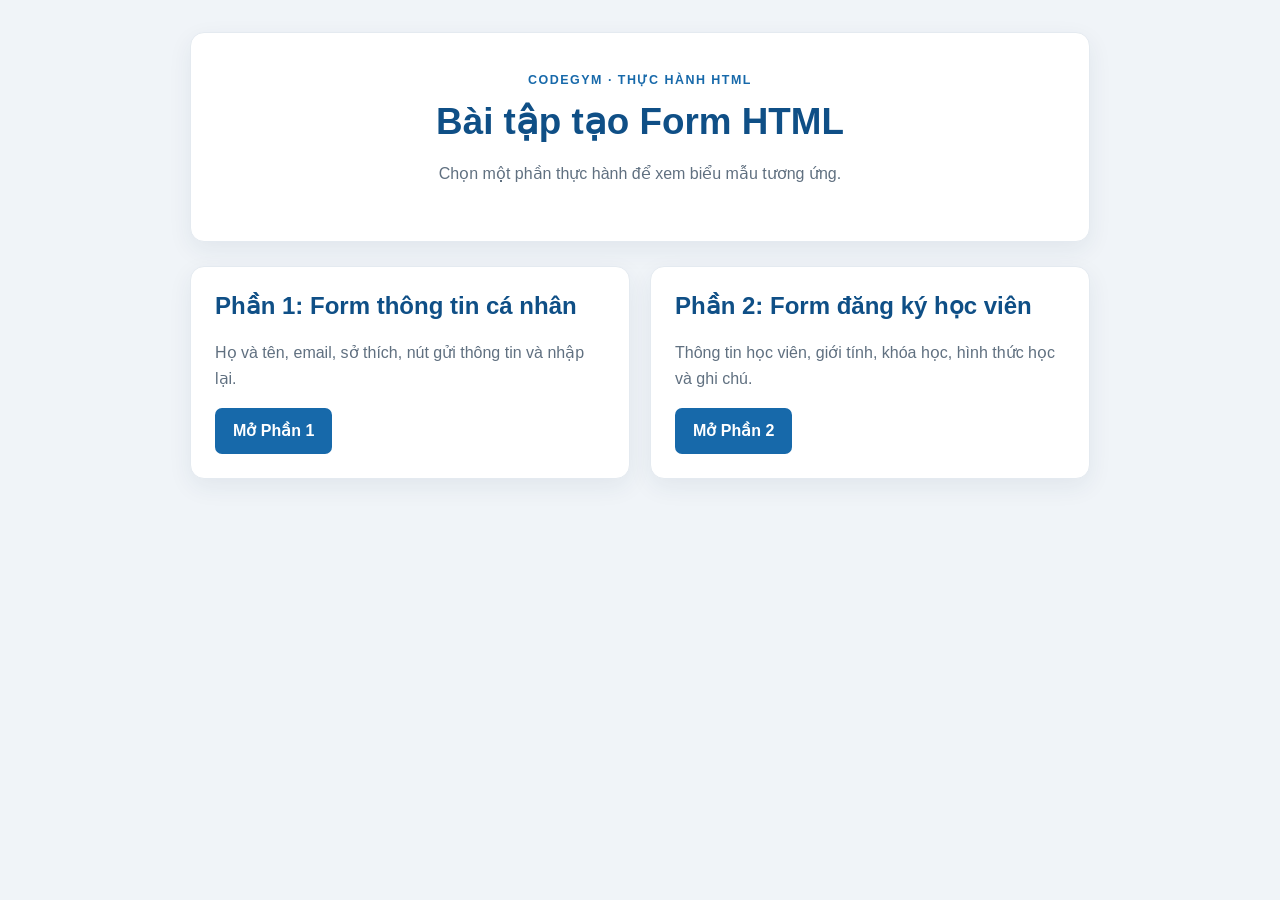
<file: index.html>
<!DOCTYPE html>
<html lang="vi">
<head>
    <meta charset="utf-8">
    <meta name="viewport" content="width=device-width, initial-scale=1.0">
    <title>Bài tập Form HTML | Trang chủ</title>
    <link rel="stylesheet" href="style.css">
</head>
<body>
    <main class="container">
        <section class="hero">
            <p class="eyebrow">CODEGYM · THỰC HÀNH HTML</p>
            <h1>Bài tập tạo Form HTML</h1>
            <p>Chọn một phần thực hành để xem biểu mẫu tương ứng.</p>
        </section>

        <section class="link-grid">
            <article class="link-card">
                <h2>Phần 1: Form thông tin cá nhân</h2>
                <p>Họ và tên, email, sở thích, nút gửi thông tin và nhập lại.</p>
                <a class="button" href="phan1.html">Mở Phần 1</a>
            </article>
            <article class="link-card">
                <h2>Phần 2: Form đăng ký học viên</h2>
                <p>Thông tin học viên, giới tính, khóa học, hình thức học và ghi chú.</p>
                <a class="button" href="phan2.html">Mở Phần 2</a>
            </article>
        </section>
    </main>
</body>
</html>
</file>
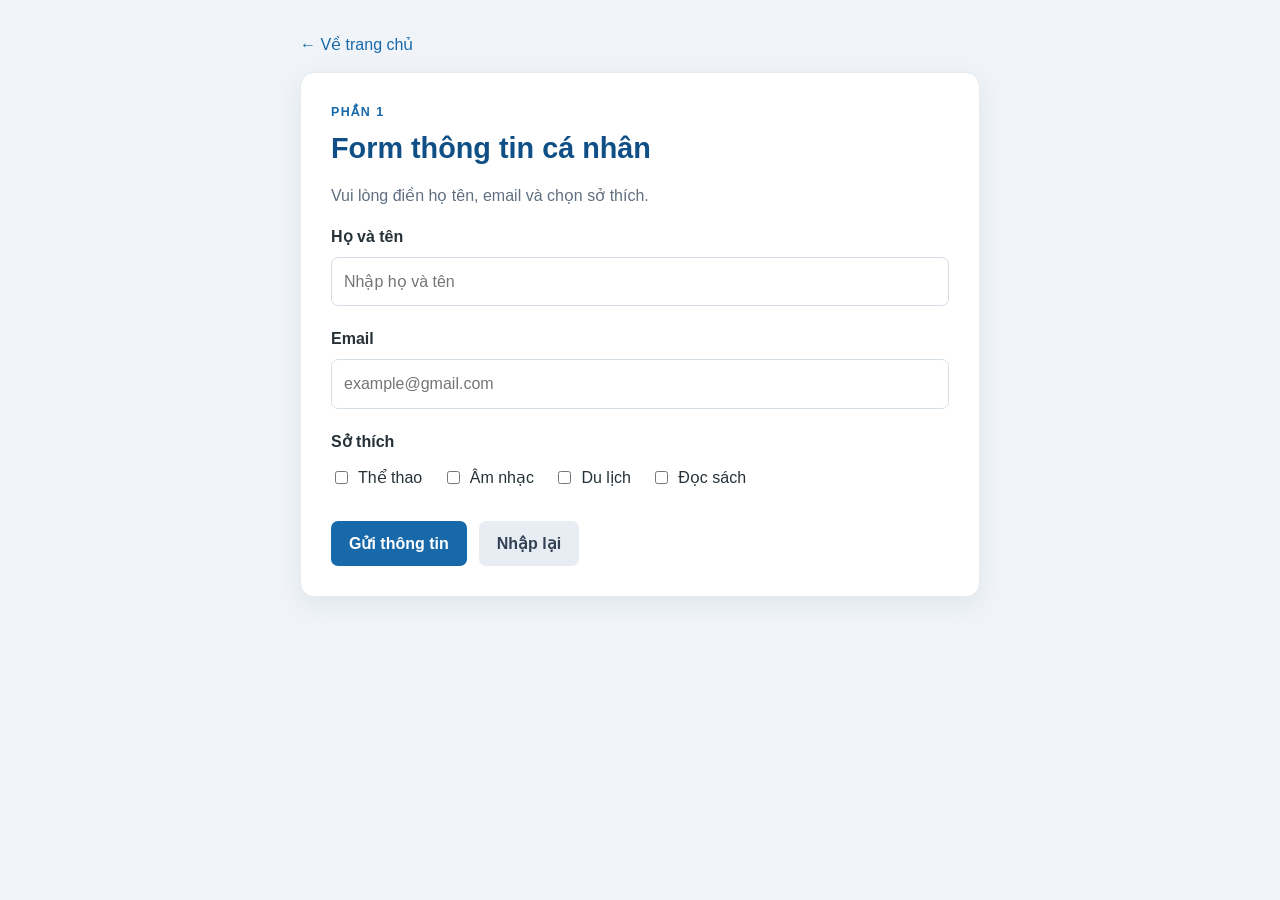
<file: phan1.html>
<!DOCTYPE html>
<html lang="vi">
<head>
    <meta charset="utf-8">
    <meta name="viewport" content="width=device-width, initial-scale=1.0">
    <title>Phần 1 - Form thông tin cá nhân</title>
    <link rel="stylesheet" href="style.css">
</head>
<body>
    <main class="container narrow">
        <p class="back-link"><a href="index.html">← Về trang chủ</a></p>
        <section class="form-card">
            <p class="eyebrow">PHẦN 1</p>
            <h1>Form thông tin cá nhân</h1>
            <p class="intro">Vui lòng điền họ tên, email và chọn sở thích.</p>

            <form action="#" method="get">
                <div class="form-group">
                    <label for="yourname">Họ và tên</label>
                    <input type="text" id="yourname" name="yourname"
                           placeholder="Nhập họ và tên" required>
                </div>

                <div class="form-group">
                    <label for="email">Email</label>
                    <input type="email" id="email" name="email"
                           placeholder="example@gmail.com" required>
                </div>

                <fieldset class="form-group">
                    <legend>Sở thích</legend>
                    <label class="choice"><input type="checkbox" name="hobby" value="thethao"> Thể thao</label>
                    <label class="choice"><input type="checkbox" name="hobby" value="amnhac"> Âm nhạc</label>
                    <label class="choice"><input type="checkbox" name="hobby" value="dulich"> Du lịch</label>
                    <label class="choice"><input type="checkbox" name="hobby" value="docsach"> Đọc sách</label>
                </fieldset>

                <div class="buttons">
                    <button type="submit" class="button">Gửi thông tin</button>
                    <button type="reset" class="button button-secondary">Nhập lại</button>
                </div>
            </form>
        </section>
    </main>
</body>
</html>
</file>
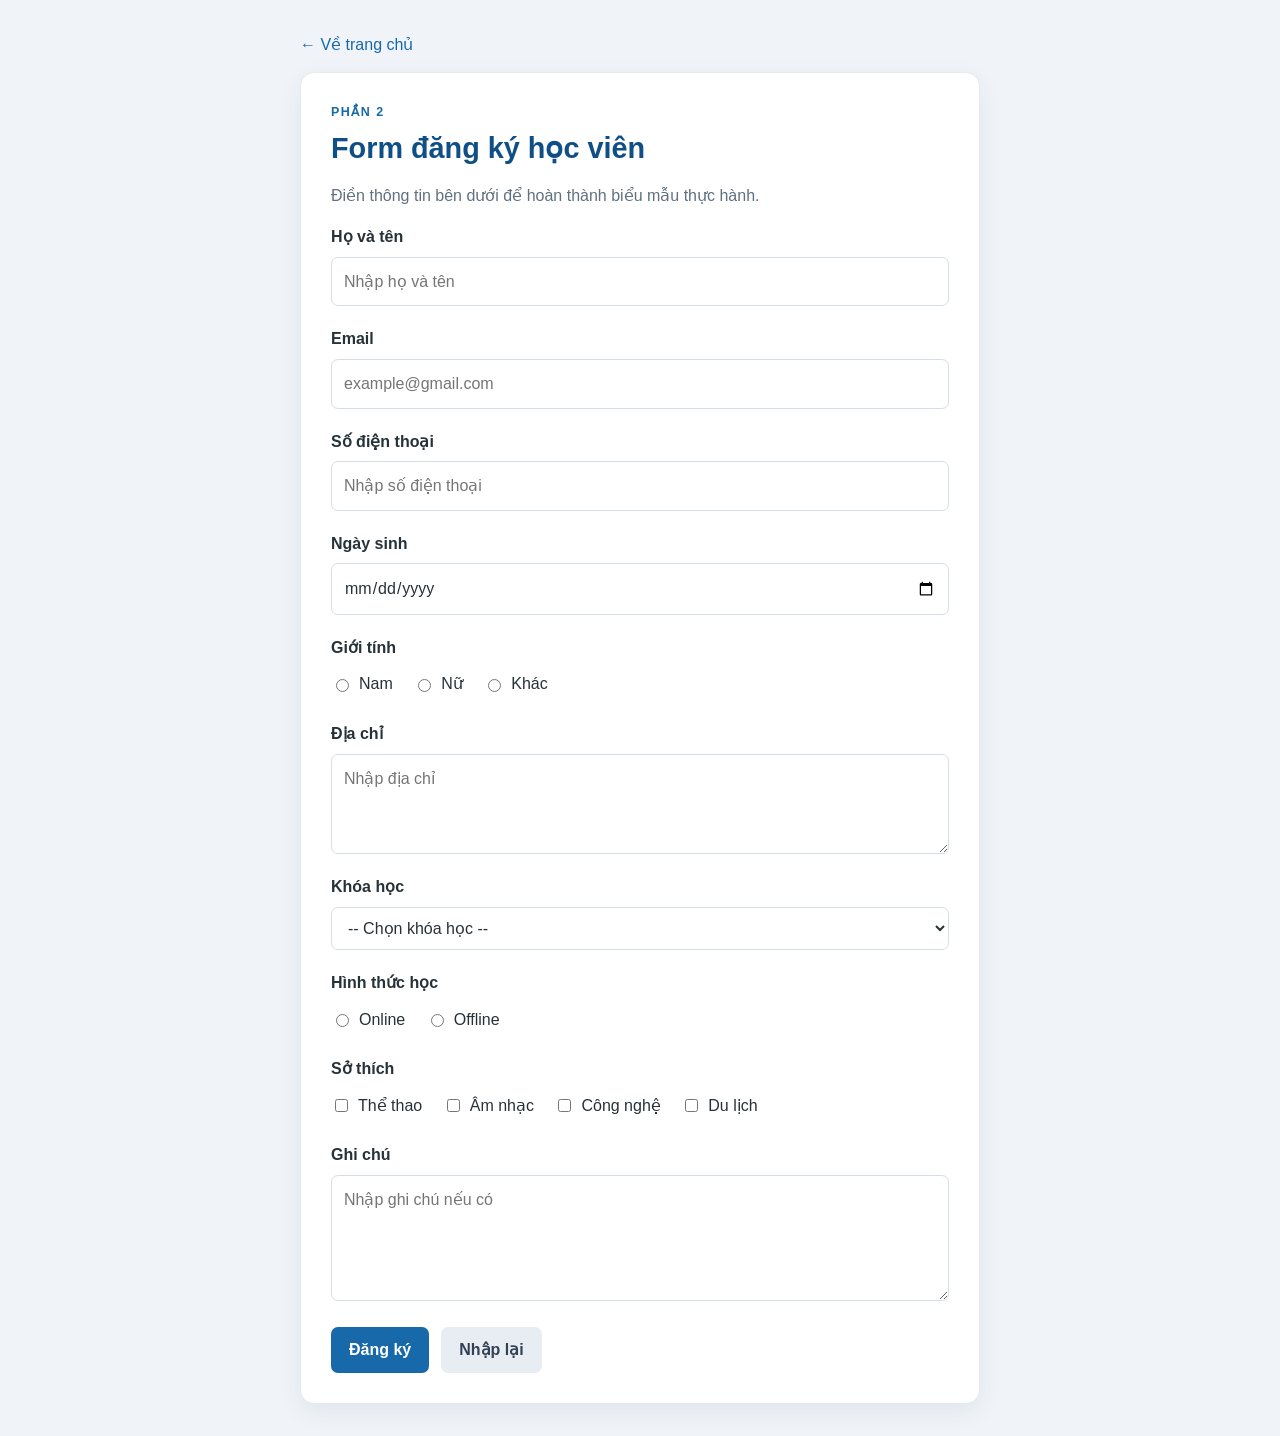
<file: phan2.html>
<!DOCTYPE html>
<html lang="vi">
<head>
    <meta charset="utf-8">
    <meta name="viewport" content="width=device-width, initial-scale=1.0">
    <title>Phần 2 - Form đăng ký học viên</title>
    <link rel="stylesheet" href="style.css">
</head>
<body>
    <main class="container narrow">
        <p class="back-link"><a href="index.html">← Về trang chủ</a></p>
        <section class="form-card">
            <p class="eyebrow">PHẦN 2</p>
            <h1>Form đăng ký học viên</h1>
            <p class="intro">Điền thông tin bên dưới để hoàn thành biểu mẫu thực hành.</p>

            <form action="#" method="get">
                <div class="form-group">
                    <label for="fullname">Họ và tên</label>
                    <input type="text" id="fullname" name="fullname"
                           placeholder="Nhập họ và tên" required>
                </div>

                <div class="form-group">
                    <label for="email">Email</label>
                    <input type="email" id="email" name="email"
                           placeholder="example@gmail.com" required>
                </div>

                <div class="form-group">
                    <label for="phone">Số điện thoại</label>
                    <input type="tel" id="phone" name="phone"
                           placeholder="Nhập số điện thoại" required>
                </div>

                <div class="form-group">
                    <label for="birthday">Ngày sinh</label>
                    <input type="date" id="birthday" name="birthday">
                </div>

                <fieldset class="form-group">
                    <legend>Giới tính</legend>
                    <label class="choice"><input type="radio" name="gender" value="Nam" required> Nam</label>
                    <label class="choice"><input type="radio" name="gender" value="Nữ"> Nữ</label>
                    <label class="choice"><input type="radio" name="gender" value="Khác"> Khác</label>
                </fieldset>

                <div class="form-group">
                    <label for="address">Địa chỉ</label>
                    <textarea id="address" name="address" rows="3"
                              placeholder="Nhập địa chỉ"></textarea>
                </div>

                <div class="form-group">
                    <label for="course">Khóa học</label>
                    <select id="course" name="course" required>
                        <option value="">-- Chọn khóa học --</option>
                        <option value="HTML & CSS">HTML &amp; CSS</option>
                        <option value="JavaScript">JavaScript</option>
                        <option value="Java">Java</option>
                        <option value="Python">Python</option>
                    </select>
                </div>

                <fieldset class="form-group">
                    <legend>Hình thức học</legend>
                    <label class="choice"><input type="radio" name="study_type" value="Online" required> Online</label>
                    <label class="choice"><input type="radio" name="study_type" value="Offline"> Offline</label>
                </fieldset>

                <fieldset class="form-group">
                    <legend>Sở thích</legend>
                    <label class="choice"><input type="checkbox" name="hobby" value="thethao"> Thể thao</label>
                    <label class="choice"><input type="checkbox" name="hobby" value="amnhac"> Âm nhạc</label>
                    <label class="choice"><input type="checkbox" name="hobby" value="congnghe"> Công nghệ</label>
                    <label class="choice"><input type="checkbox" name="hobby" value="dulich"> Du lịch</label>
                </fieldset>

                <div class="form-group">
                    <label for="note">Ghi chú</label>
                    <textarea id="note" name="note" rows="4"
                              placeholder="Nhập ghi chú nếu có"></textarea>
                </div>

                <div class="buttons">
                    <button type="submit" class="button">Đăng ký</button>
                    <button type="reset" class="button button-secondary">Nhập lại</button>
                </div>
            </form>
        </section>
    </main>
</body>
</html>
</file>
<file: style.css>
/* Giao diện dùng chung cho các bài thực hành form HTML */
:root {
    --primary: #1769aa;
    --primary-dark: #0f4f86;
    --background: #f0f4f8;
    --text: #263238;
    --muted: #607080;
    --border: #d5dee7;
    --white: #ffffff;
}

* {
    box-sizing: border-box;
}

body {
    margin: 0;
    padding: 32px 16px;
    background: var(--background);
    color: var(--text);
    font-family: Arial, Helvetica, sans-serif;
    line-height: 1.6;
}

.container {
    width: 100%;
    max-width: 900px;
    margin: 0 auto;
}

.container.narrow {
    max-width: 680px;
}

.hero,
.form-card,
.link-card {
    background: var(--white);
    border: 1px solid #e4eaf0;
    border-radius: 14px;
    box-shadow: 0 8px 24px rgba(31, 55, 78, 0.07);
}

.hero {
    padding: 38px 28px;
    text-align: center;
    margin-bottom: 24px;
}

h1,
h2 {
    line-height: 1.25;
}

h1 {
    margin: 8px 0 12px;
    color: var(--primary-dark);
    font-size: clamp(1.7rem, 4vw, 2.3rem);
}

h2 {
    margin-top: 0;
    color: var(--primary-dark);
}

.eyebrow {
    margin: 0;
    color: var(--primary);
    font-size: 0.78rem;
    font-weight: 700;
    letter-spacing: 0.12em;
}

.intro,
.hero p:not(.eyebrow),
.link-card p {
    color: var(--muted);
}

.link-grid {
    display: grid;
    grid-template-columns: repeat(2, minmax(0, 1fr));
    gap: 20px;
}

.link-card {
    padding: 24px;
}

.link-card p {
    min-height: 52px;
}

.form-card {
    padding: 30px;
}

.form-card h1 {
    font-size: 1.8rem;
}

.back-link {
    margin: 0 0 14px;
}

a {
    color: var(--primary);
    text-decoration: none;
}

a:hover {
    text-decoration: underline;
}

.form-group {
    margin: 0 0 20px;
}

label,
legend {
    display: block;
    margin-bottom: 7px;
    font-weight: 700;
}

fieldset {
    min-width: 0;
    padding: 0;
    border: 0;
}

legend {
    padding: 0;
}

input[type="text"],
input[type="email"],
input[type="tel"],
input[type="date"],
select,
textarea {
    display: block;
    width: 100%;
    padding: 11px 12px;
    border: 1px solid var(--border);
    border-radius: 7px;
    background: var(--white);
    color: var(--text);
    font: inherit;
}

textarea {
    resize: vertical;
}

input:focus,
select:focus,
textarea:focus {
    outline: 3px solid rgba(23, 105, 170, 0.16);
    border-color: var(--primary);
}

.choice {
    display: inline-flex;
    align-items: center;
    gap: 7px;
    margin: 4px 16px 4px 0;
    font-weight: 400;
    cursor: pointer;
}

.choice input {
    accent-color: var(--primary);
}

.buttons {
    display: flex;
    flex-wrap: wrap;
    gap: 12px;
    margin-top: 26px;
}

.button {
    display: inline-flex;
    justify-content: center;
    align-items: center;
    min-height: 42px;
    padding: 10px 18px;
    border: 0;
    border-radius: 7px;
    background: var(--primary);
    color: var(--white);
    font: inherit;
    font-weight: 700;
    cursor: pointer;
    text-decoration: none;
}

.button:hover {
    background: var(--primary-dark);
    color: var(--white);
    text-decoration: none;
}

.button-secondary {
    background: #e7edf3;
    color: #334155;
}

.button-secondary:hover {
    background: #d7e0e9;
    color: #1f2937;
}

@media (max-width: 640px) {
    body {
        padding: 18px 12px;
    }

    .hero,
    .form-card,
    .link-card {
        padding: 22px;
    }

    .link-grid {
        grid-template-columns: 1fr;
    }

    .link-card p {
        min-height: 0;
    }
}
</file>
